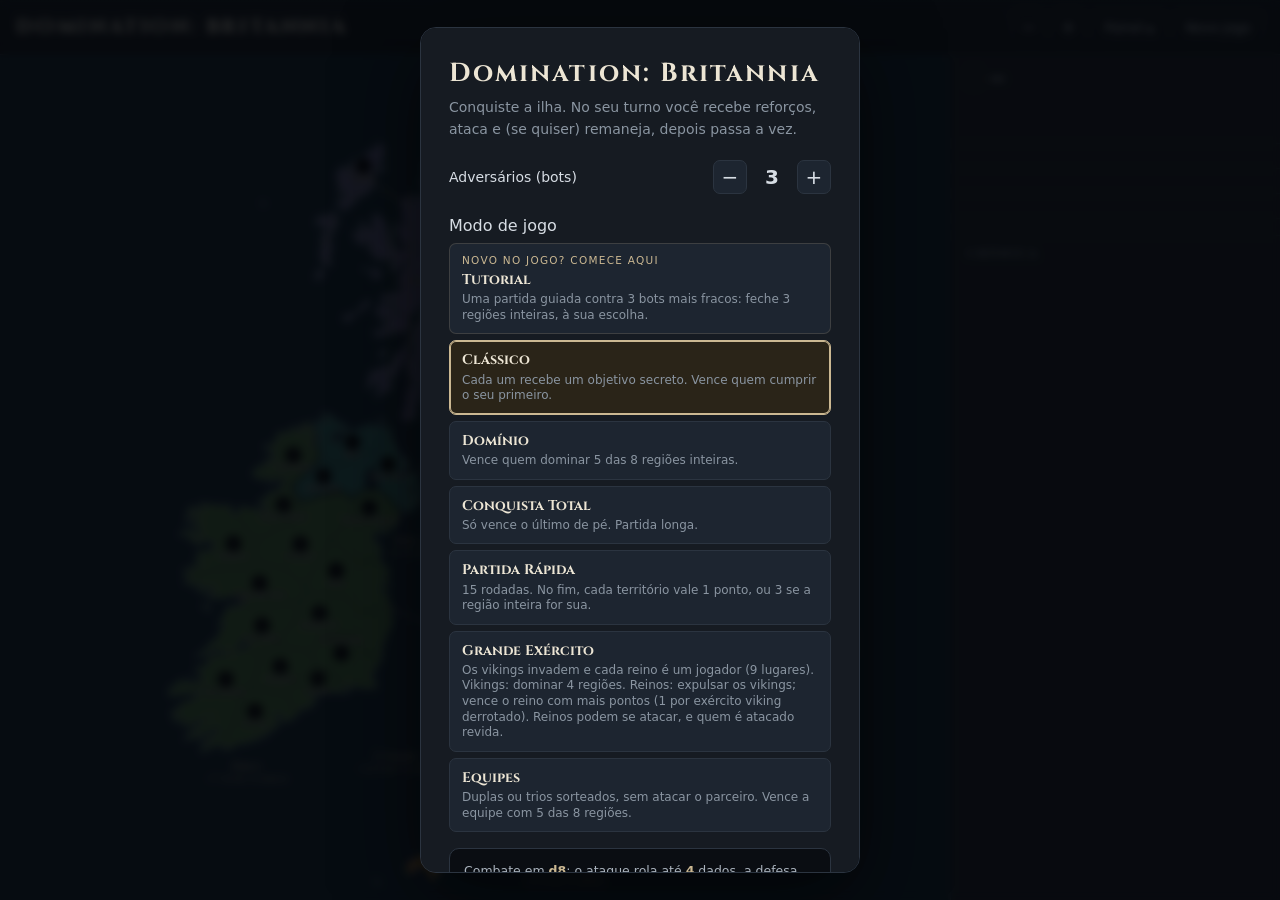
<file: index.html>
<!DOCTYPE html> <html lang="pt-BR"> <head> <meta charset="utf-8"> <meta name="viewport" content="width=device-width,initial-scale=1,maximum-scale=1,user-scalable=no,viewport-fit=cover"> <title>Domination: Britannia</title> <link rel="manifest" href="manifest.webmanifest"> <meta name="theme-color" content="#0e1116"> <link rel="icon" type="image/png" sizes="32x32" href="icones/favicon-32.png"> <link rel="icon" type="image/png" sizes="192x192" href="icones/icone-192.png"> <link rel="apple-touch-icon" href="icones/apple-touch-icon.png"> <meta name="apple-mobile-web-app-capable" content="yes"> <meta name="mobile-web-app-capable" content="yes"> <meta name="apple-mobile-web-app-status-bar-style" content="black-translucent"> <meta name="apple-mobile-web-app-title" content="Domination"> <link rel="stylesheet" href="estilo.css?v=25"> </head> <body> <div id="app"> <header> <div class="brand"> <h1>DOMINATION: BRITANNIA</h1> </div> <div class="spacer"></div> <div class="tool"> <button class="iconbtn ghost" id="zoomOut" title="Diminuir">−</button> <button class="iconbtn ghost" id="zoomIn" title="Ampliar">+</button> <button class="ghost" id="instalarBtn" hidden>Instalar</button> <button class="ghost" id="painelBtn" aria-controls="panel">Painel ▴</button> <button class="ghost" id="newGame">Novo jogo</button> </div> </header> <main> <div id="boardScroll"> <div id="boardInner"> <svg id="board" xmlns="http://www.w3.org/2000/svg" preserveAspectRatio="xMidYMid meet"></svg> </div> <div id="dice"></div> </div> <aside id="panel"> <div class="turnbox"> <div class="turnrow"> <span class="dot" id="turnDot"></span> <span class="who" id="turnWho">—</span> </div> <div class="phasetag" id="phaseTag"></div> <div class="reinf" id="reinf"></div> <div class="instr" id="instr"></div> <div class="onlineBox" id="onlineBox"></div> </div> <div class="actions" id="actions"></div> <div class="objetivobox" id="objetivoBox"></div> <div class="cartasbox" id="cartasBox"></div> <div id="mover"> <div class="lbl" id="moverLbl"></div> <div class="stepper"> <button class="iconbtn" id="moverMinus">−</button> <span class="qty" id="moverQty">1</span> <button class="iconbtn" id="moverPlus">+</button> <button class="primary" id="moverGo" style="flex:1">Mover</button> <button class="ghost" id="moverCancel">Cancelar</button> </div> </div> <div class="players" id="players"></div> <div class="logwrap"> <h3>Crônica</h3> <div id="log"></div> </div> </aside> </main> </div> <div id="overlay"></div> <div id="toast"></div> <div id="gireAviso" role="alert"> <div class="gireIcone" aria-hidden="true"></div> <p class="gireTitulo">Gire o celular</p> <p class="gireTexto">Domination: Britannia é jogado com o celular deitado.</p> </div> <button id="atualizaBanner" hidden></button> <script src="mapa.js?v=25"></script> <script src="motor.js?v=25"></script> <script src="bots.js?v=25"></script> <script src="desenho.js?v=25"></script> <script src="cartas.js?v=25"></script> <script src="rede.js?v=25"></script> <script src="online.js?v=25"></script> <script src="tutorial.js?v=25"></script> <script src="telas.js?v=25"></script> <script src="app.js?v=25"></script> </body> </html>
</file>
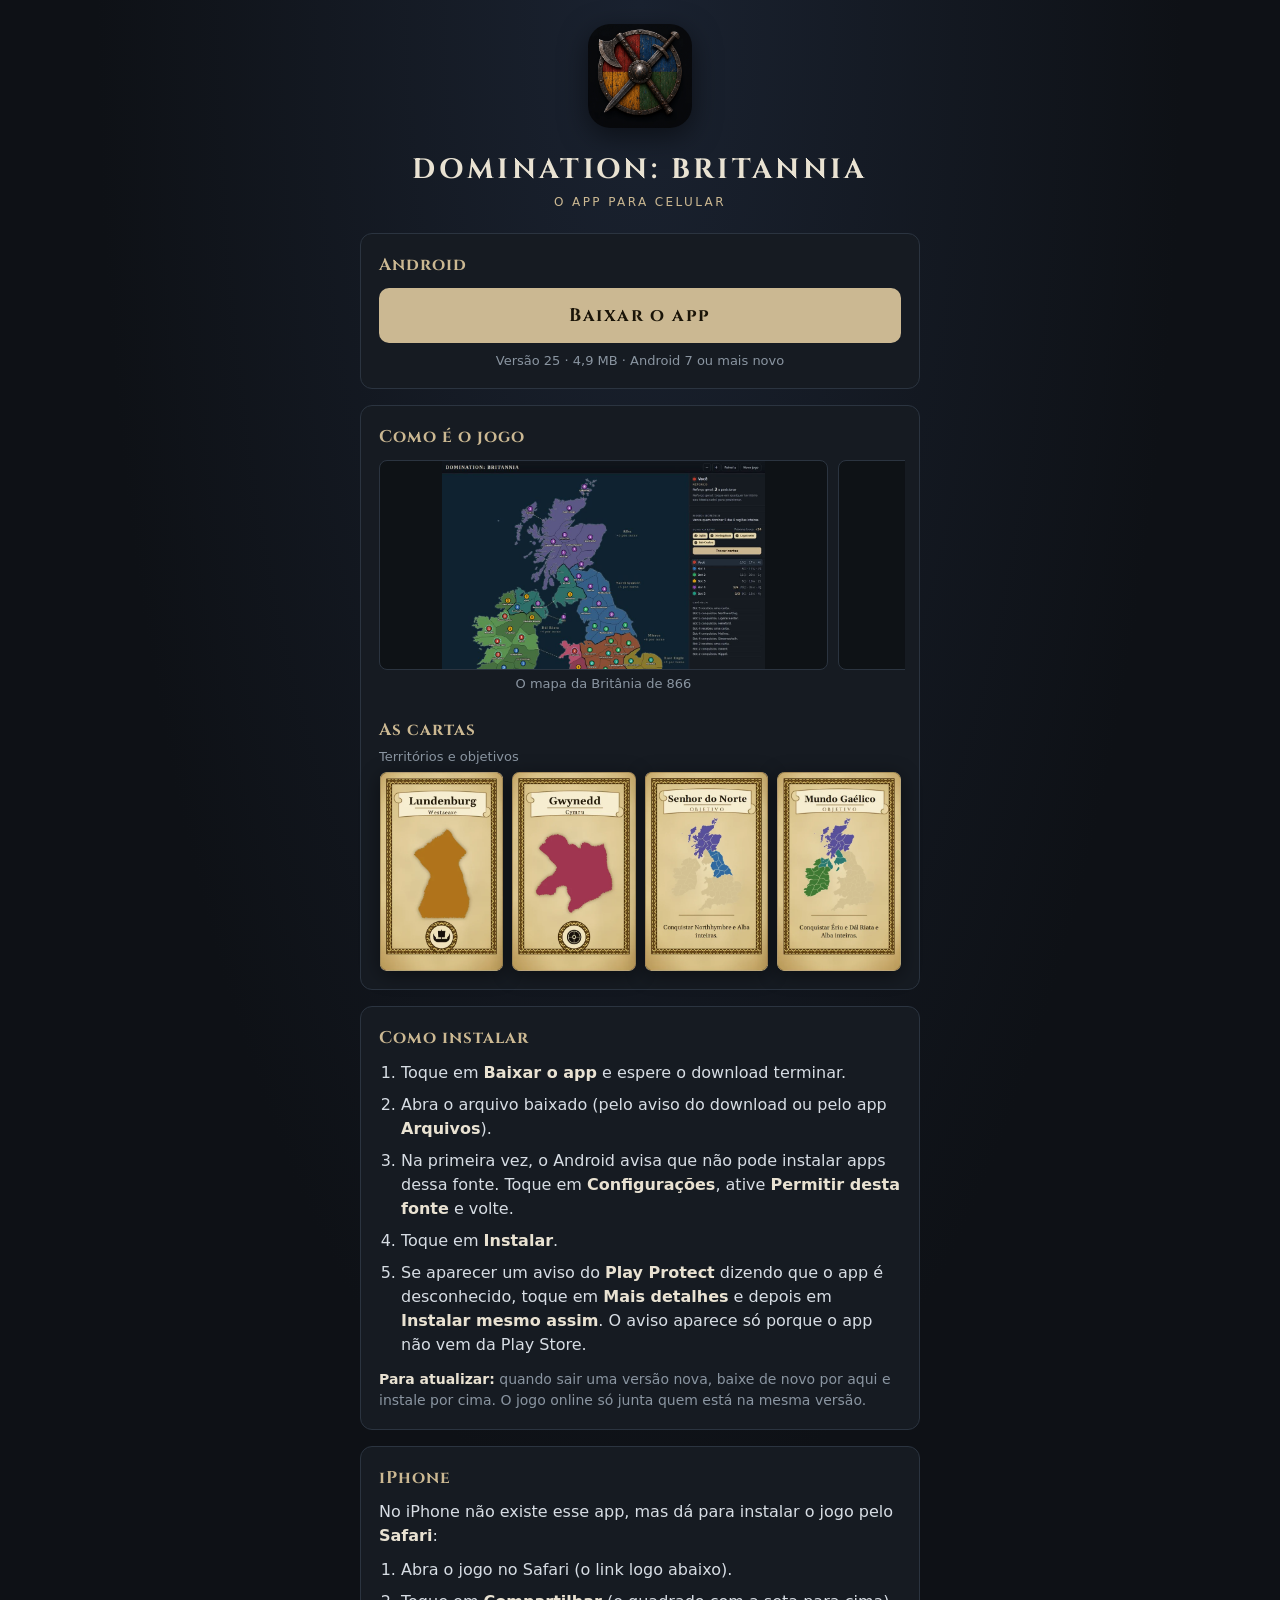
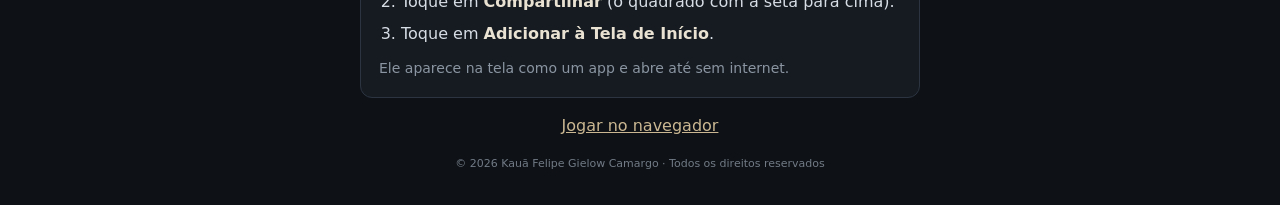
<file: baixar.html>
<!DOCTYPE html> <html lang="pt-BR"> <head> <meta charset="utf-8"> <meta name="viewport" content="width=device-width,initial-scale=1,viewport-fit=cover"> <title>Baixar o app — Domination: Britannia</title> <meta name="theme-color" content="#0e1116"> <link rel="icon" type="image/png" sizes="32x32" href="icones/favicon-32.png"> <link rel="apple-touch-icon" href="icones/apple-touch-icon.png"> <style>@font-face{font-family:Cinzel;font-style:normal;font-weight:700;font-display:swap;src:url("fontes/cinzel-700.woff2") format("woff2")}:root{--ink:#0e1116;--surface:#161b22;--surface2:#1d2530;--line:#2b3440;--text:#d7dde4;--muted:#8a95a1;--bone:#cbb892;--bone-dim:rgba(203,184,146,.18)}*{box-sizing:border-box}html{background:var(--ink)}body{margin:0;min-height:100vh;background:radial-gradient(ellipse at top,#1a2230 0,var(--ink) 60%);color:var(--text);font-family:Inter,system-ui,-apple-system,"Segoe UI",Roboto,Helvetica,Arial,sans-serif;line-height:1.5;-webkit-font-smoothing:antialiased;padding:max(24px,env(safe-area-inset-top)) max(16px,env(safe-area-inset-right)) 32px max(16px,env(safe-area-inset-left))}main{max-width:560px;margin:0 auto}.topo{text-align:center;margin-bottom:22px}.topo img{width:104px;height:104px;border-radius:22px;box-shadow:0 8px 28px rgba(0,0,0,.5)}h1{font-family:Cinzel,Georgia,serif;font-weight:700;letter-spacing:.12em;font-size:clamp(20px,6vw,28px);color:#e9e2d2;margin:14px 0 2px}.sub{color:var(--bone);letter-spacing:.2em;text-transform:uppercase;font-size:12px;margin:0}section{background:var(--surface);border:1px solid var(--line);border-radius:12px;padding:18px;margin:0 0 16px}h2{font-family:Cinzel,Georgia,serif;font-weight:700;letter-spacing:.06em;font-size:17px;color:var(--bone);margin:0 0 10px}.baixar{display:block;text-align:center;text-decoration:none;font-family:Cinzel,Georgia,serif;font-weight:700;letter-spacing:.08em;font-size:18px;color:#1a1408;background:var(--bone);border-radius:10px;padding:14px 16px}.baixar:hover{background:#dccba3}.info{text-align:center;color:var(--muted);font-size:13px;margin:8px 0 0}ol{margin:0;padding-left:22px}li{margin:0 0 8px}li:last-child{margin-bottom:0}b{color:#e9e2d2}.nota{color:var(--muted);font-size:14px;margin:12px 0 0}.jogar{display:block;text-align:center;color:var(--bone);margin:6px 0 18px}.copy{text-align:center;font-size:11px;color:var(--muted);opacity:.8;margin:0}.telas{display:flex;gap:10px;overflow-x:auto;scroll-snap-type:x mandatory;margin:0 -4px;padding:0 4px 6px}.telas figure{flex:0 0 86%;margin:0;scroll-snap-align:center}.telas img{display:block;width:100%;height:210px;object-fit:contain;background:rgba(0,0,0,.35);border-radius:8px;border:1px solid var(--line);cursor:zoom-in}figcaption{text-align:center;font-size:13px;color:var(--muted);margin-top:4px}.cartas{display:grid;grid-template-columns:repeat(4,1fr);gap:8px;margin-top:6px}.cartas img{display:block;width:100%;aspect-ratio:5/8;object-fit:contain;border-radius:7px;cursor:zoom-in;filter:drop-shadow(0 4px 10px rgba(0,0,0,.45))}@media (max-width:420px){.cartas{grid-template-columns:repeat(2,1fr)}}.h2-cartas{margin-top:18px!important}.nota-cartas{color:var(--muted);font-size:13px;margin:-6px 0 4px}#zoom{position:fixed;inset:0;z-index:10;background:rgba(0,0,0,.9);display:flex;align-items:center;justify-content:center;padding:16px;cursor:zoom-out}#zoom img{max-width:100%;max-height:100%;object-fit:contain;border-radius:8px}[hidden]{display:none!important}</style> </head> <body> <main> <div class="topo"> <img src="icones/icone-192.png" alt=""> <h1>DOMINATION: BRITANNIA</h1> <p class="sub">O app para celular</p> </div> <section id="android"> <h2>Android</h2> <a class="baixar" id="baixarApk" href="#" hidden download>Baixar o app</a> <p class="info" id="apkInfo">Procurando o app…</p> </section> <section id="galeria"> <h2>Como é o jogo</h2> <div class="telas"> <figure><img src="vitrine/tela-mapa.jpg" alt="O mapa da Britânia de 866" loading="lazy"><figcaption>O mapa da Britânia de 866</figcaption></figure> <figure><img src="vitrine/tela-cartas.jpg" alt="Troca de cartas" loading="lazy"><figcaption>Troca de cartas</figcaption></figure> <figure><img src="vitrine/tela-celular.jpg" alt="No celular, deitado" loading="lazy"><figcaption>No celular, deitado</figcaption></figure> </div> <h2 class="h2-cartas">As cartas</h2> <p class="nota-cartas">Territórios e objetivos</p> <div class="cartas"> <img src="vitrine/carta-lundenburg.webp" alt="Carta de território: Lundenburg" loading="lazy"> <img src="vitrine/carta-gwynedd.webp" alt="Carta de território: Gwynedd" loading="lazy"> <img src="vitrine/objetivo-senhor-do-norte.webp" alt="Carta de objetivo: Senhor do Norte" loading="lazy"> <img src="vitrine/objetivo-mundo-gaelico.webp" alt="Carta de objetivo: Mundo Gaélico" loading="lazy"> </div> </section> <section id="passos"> <h2>Como instalar</h2> <ol> <li>Toque em <b>Baixar o app</b> e espere o download terminar.</li> <li>Abra o arquivo baixado (pelo aviso do download ou pelo app <b>Arquivos</b>).</li> <li>Na primeira vez, o Android avisa que não pode instalar apps dessa fonte. Toque em <b>Configurações</b>, ative <b>Permitir desta fonte</b> e volte.</li> <li>Toque em <b>Instalar</b>.</li> <li>Se aparecer um aviso do <b>Play Protect</b> dizendo que o app é desconhecido, toque em <b>Mais detalhes</b> e depois em <b>Instalar mesmo assim</b>. O aviso aparece só porque o app não vem da Play Store.</li> </ol> <p class="nota"><b>Para atualizar:</b> quando sair uma versão nova, baixe de novo por aqui e instale por cima. O jogo online só junta quem está na mesma versão.</p> </section> <section id="iphone"> <h2>iPhone</h2> <p style="margin:0 0 10px">No iPhone não existe esse app, mas dá para instalar o jogo pelo <b>Safari</b>:</p> <ol> <li>Abra o jogo no Safari (o link logo abaixo).</li> <li>Toque em <b>Compartilhar</b> (o quadrado com a seta para cima).</li> <li>Toque em <b>Adicionar à Tela de Início</b>.</li> </ol> <p class="nota">Ele aparece na tela como um app e abre até sem internet.</p> </section> <a class="jogar" href="./">Jogar no navegador</a> <p class="copy">© 2026 Kauã Felipe Gielow Camargo · Todos os direitos reservados</p> </main> <div id="zoom" hidden><img alt=""></div> <script>!function(){"use strict";(/iPhone|iPad|iPod/.test(navigator.userAgent)||"MacIntel"===navigator.platform&&navigator.maxTouchPoints>1)&&(document.getElementById("android").hidden=!0,document.getElementById("passos").hidden=!0);var e=document.getElementById("apkInfo"),n=document.getElementById("baixarApk"),t=document.getElementById("zoom"),o=t.querySelector("img");document.querySelectorAll("#galeria img").forEach(function(e){e.addEventListener("click",function(){o.src=e.src,o.alt=e.alt,t.hidden=!1}),e.addEventListener("error",function(){(e.closest("figure")||e).hidden=!0})}),t.addEventListener("click",function(){t.hidden=!0}),document.addEventListener("keydown",function(e){"Escape"===e.key&&(t.hidden=!0)}),fetch("app/app.json",{cache:"no-store"}).then(function(e){if(!e.ok)throw new Error("sem app");return e.json()}).then(function(t){n.href="app/"+t.arquivo,n.hidden=!1,e.textContent="Versão "+t.versao+" · "+(t.tamanho/1048576).toFixed(1).replace(".",",")+" MB · Android 7 ou mais novo"}).catch(function(){e.textContent=!1===navigator.onLine?"Sem internet agora. Conecte-se para baixar o app.":"O app ainda não está disponível. Enquanto isso, dá para jogar no navegador."})}()</script> </body> </html>
</file>
<file: estilo.css>
@font-face{font-family:Cinzel;font-style:normal;font-weight:500;font-display:swap;src:url("fontes/cinzel-500.woff2") format("woff2")}@font-face{font-family:Cinzel;font-style:normal;font-weight:700;font-display:swap;src:url("fontes/cinzel-700.woff2") format("woff2")}:root{--ink:#0e1116;--ink2:#0a0d12;--surface:#161b22;--surface2:#1d2530;--line:#2b3440;--edge:#46515f;--sea:#3c6f8a;--text:#d7dde4;--muted:#8a95a1;--bone:#cbb892;--bone-dim:rgba(203,184,146,.18);--good:#3fb950;--bad:#e5534b}*{box-sizing:border-box}body,html{margin:0;height:100%}body{background:var(--ink);color:var(--text);font-family:Inter,system-ui,-apple-system,"Segoe UI",Roboto,Helvetica,Arial,sans-serif;-webkit-font-smoothing:antialiased;overflow:hidden}#app{display:flex;flex-direction:column;height:100%}header{display:flex;align-items:center;gap:14px;padding:10px 16px;border-bottom:1px solid var(--line);background:linear-gradient(180deg,#11161d,#0c1016)}.brand{display:flex;flex-direction:column;line-height:1}.brand h1{font-family:Cinzel,Georgia,serif;font-weight:700;font-size:20px;letter-spacing:.14em;margin:0;color:#e9e2d2}.brand .sub{font-size:10.5px;letter-spacing:.22em;color:var(--bone);text-transform:uppercase;margin-top:4px;opacity:.8}.spacer{flex:1}.tool{display:flex;align-items:center;gap:6px}button{font-family:inherit;font-size:13px;color:var(--text);background:var(--surface2);border:1px solid var(--line);border-radius:7px;padding:8px 12px;cursor:pointer;transition:.15s;line-height:1}button:hover:not(:disabled){border-color:var(--bone-dim);background:#26313e}button:disabled{opacity:.4;cursor:default}button.primary{background:var(--bone);color:#1a140a;border-color:var(--bone);font-weight:600}button.primary:hover{background:#dcc79c}button.ghost{background:0 0}.iconbtn{width:34px;height:34px;padding:0;display:flex;align-items:center;justify-content:center;font-size:17px}main{display:flex;flex:1;min-height:0}#boardScroll{flex:1;overflow:auto;position:relative;background:radial-gradient(120% 90% at 50% 18%,#161d27 0,#0c0f15 55%,#080a0e 100%)}#boardInner{min-width:100%;min-height:100%;display:flex}#board{display:block;width:100%;height:auto;margin:auto;flex-shrink:0}.mar{fill:#0f2230}.costaSombra{fill:none;stroke:#1d3a4f;stroke-width:7;stroke-linejoin:round;opacity:.8}.chao{fill:#0f2230}.territorio{stroke:none;cursor:pointer;transition:filter .15s}.territorio:hover{filter:brightness(1.18)}.territorio.dest{filter:brightness(1.3)}.territorio.target{filter:brightness(1.35) saturate(1.2)}.territorio.origin{filter:brightness(1.5)}.lago{fill:none;stroke:#0a141c;stroke-width:1}.fronteira{fill:none;stroke:#0b0f14;stroke-width:1.1;stroke-opacity:.7;stroke-linejoin:round;pointer-events:none}.divisa{fill:none;stroke:#0b0f14;stroke-width:3;stroke-linejoin:round;stroke-linecap:round;pointer-events:none}.costa{fill:none;stroke:#cbb892;stroke-width:1.1;stroke-opacity:.55;stroke-linejoin:round;pointer-events:none}.rota{stroke:#cbb892;stroke-width:1.8;stroke-dasharray:5 5;stroke-linecap:round;opacity:.85;pointer-events:none}.rotuloRegiao{fill:var(--bone);opacity:.75;font-family:Cinzel,serif;font-weight:700;font-size:17px;letter-spacing:.1em;text-anchor:middle;pointer-events:none}.rotuloRegiao .bonus{font-size:15px;opacity:.8}.node{cursor:pointer}.node .hit{fill:transparent}.node .disc{stroke:#0c0f14;stroke-width:2.2;transition:transform .12s}.node:hover .disc{stroke:#fff}.node .army{font-size:13px;font-weight:700;text-anchor:middle;dominant-baseline:central;pointer-events:none}.node .terr{font-size:8.5px;font-weight:600;fill:#f1ead8;text-anchor:middle;pointer-events:none;paint-order:stroke;stroke:#0a0d12;stroke-width:2.6px;stroke-linejoin:round}.ring{fill:none;pointer-events:none}.ring.origin{stroke:#fff;stroke-width:3}.ring.target{stroke:var(--bone);stroke-width:2.5;stroke-dasharray:4 4}.ring.dest{stroke:#7fd0ff;stroke-width:2.5;stroke-dasharray:4 4}@keyframes flashpulse{0%{stroke:#fff;stroke-width:5}100%{stroke:#0c0f14;stroke-width:2}}.node .disc.flash{animation:flashpulse .7s ease-out}#panel{width:330px;flex-shrink:0;border-left:1px solid var(--line);background:var(--surface);display:flex;flex-direction:column;min-height:0}.turnbox{padding:14px 16px;border-bottom:1px solid var(--line)}.turnrow{display:flex;align-items:center;gap:9px}.dot{width:14px;height:14px;border-radius:50%;flex-shrink:0;box-shadow:0 0 0 2px #0c0f14,0 0 0 3px rgba(203,184,146,.35)}.turnrow .who{font-weight:600;font-size:15px}.phasetag{font-size:11px;letter-spacing:.14em;text-transform:uppercase;color:var(--bone);margin-top:8px}.instr{font-size:13px;color:var(--muted);margin-top:8px;line-height:1.45;min-height:34px}.reinf{font-size:13px;margin-top:6px}.reinf b{color:#fff;font-size:15px}.actions{padding:12px 16px;border-bottom:1px solid var(--line);display:flex;flex-wrap:wrap;gap:8px}.actions button{flex:1 1 auto}#mover{padding:12px 16px;border-bottom:1px solid var(--line);display:none}#mover.on{display:block}#mover .lbl{font-size:13px;color:var(--muted);margin-bottom:8px}#mover .lbl b{color:var(--text)}.stepper{display:flex;align-items:center;gap:10px}.stepper .qty{font-size:20px;font-weight:700;min-width:30px;text-align:center}.stepper .iconbtn{font-size:20px}.players{padding:8px 10px;border-bottom:1px solid var(--line);overflow:auto}.prow{display:flex;align-items:center;gap:8px;padding:6px 6px;border-radius:6px;font-size:12.5px}.prow.turn{background:#222c38}.prow.dead{opacity:.4;text-decoration:line-through}.prow .pname{flex:1}.prow .stat{color:var(--muted);font-variant-numeric:tabular-nums}.prow .rg{color:var(--bone);font-weight:600}.logwrap{flex:1;min-height:60px;overflow:auto;padding:10px 16px}.logwrap h3{font-family:Cinzel,serif;font-size:11px;letter-spacing:.18em;color:var(--muted);text-transform:uppercase;margin:0 0 8px}.logline{font-size:12.5px;color:#b9c2cc;padding:3px 0;border-bottom:1px solid #1b222b}#dice{position:absolute;top:14px;left:50%;transform:translate(-50%,-100%);background:rgba(12,16,22,.94);border:1px solid var(--line);border-radius:12px;padding:12px 16px;display:none;gap:14px;align-items:center;pointer-events:none;box-shadow:0 12px 40px rgba(0,0,0,.5);z-index:5}#dice.on{display:flex;animation:popin .25s ease-out}@keyframes popin{from{opacity:0;transform:translate(-50%,calc(-100% + 8px)) scale(.9)}to{opacity:1;transform:translate(-50%,-100%)}}.dside{display:flex;flex-direction:column;align-items:center;gap:6px}.dside .cap{font-size:10px;letter-spacing:.14em;text-transform:uppercase;color:var(--muted)}.dice-row{display:flex;gap:6px}.die{width:34px;height:34px;display:flex;align-items:center;justify-content:center;font-weight:700;font-size:15px;color:#fff;clip-path:polygon(30% 0,70% 0,100% 30%,100% 70%,70% 100%,30% 100%,0 70%,0 30%)}.die.dim{opacity:.3}.dvs{font-family:Cinzel,serif;color:var(--bone);font-size:14px}.dres{font-size:12px;color:var(--text);text-align:center;max-width:130px}.dres .win{color:var(--good);font-weight:600}#overlay{position:fixed;inset:0;background:rgba(6,8,11,.82);backdrop-filter:blur(4px);display:none;align-items:center;justify-content:center;z-index:20;padding:20px}#overlay.on{display:flex}.modal{background:var(--surface);border:1px solid var(--line);border-radius:16px;max-width:440px;width:100%;padding:28px;box-shadow:0 24px 80px rgba(0,0,0,.6)}.modal h2{font-family:Cinzel,serif;letter-spacing:.08em;margin:0 0 6px;font-size:26px;color:#ece5d4}.modal .lead{color:var(--muted);font-size:14px;line-height:1.55;margin:0 0 20px}.modal .rules{font-size:12.5px;color:#aab3bd;line-height:1.6;background:var(--ink2);border:1px solid var(--line);border-radius:10px;padding:12px 14px;margin:0 0 20px}.modal .rules b{color:var(--bone);font-weight:600}.field{display:flex;align-items:center;justify-content:space-between;gap:12px;margin-bottom:22px}.field .flabel{font-size:14px}#winRegions{display:flex;flex-wrap:wrap;gap:6px;margin:0 0 20px}.chip{font-size:11px;padding:4px 9px;border-radius:999px;background:var(--ink2);border:1px solid var(--bone-dim);color:var(--bone)}.cartasbox{padding:12px 16px;border-bottom:1px solid var(--line);display:flex;flex-direction:column;gap:8px}.cartashead{display:flex;align-items:baseline;justify-content:space-between;gap:8px}.cartashead h3{font-family:Cinzel,serif;font-size:11px;letter-spacing:.18em;color:var(--muted);text-transform:uppercase;margin:0}.cartasinfo{font-size:12px;color:var(--muted)}.cartasinfo b{color:var(--bone)}.cartasvazio{font-size:12px;color:var(--muted);margin:0;line-height:1.45}.maoChips{display:flex;flex-wrap:wrap;gap:6px}.chipCarta{display:inline-flex;align-items:center;gap:5px;padding:3px 8px 3px 4px;border-radius:6px;background:#e8d9ae;color:#1f160a;font-size:12px;font-weight:600;font-family:Georgia,serif}.chipCarta .ct-icone{flex-shrink:0}.modal.modalCartas{max-width:760px;max-height:92vh;overflow:auto}.mesaCartas{display:flex;flex-wrap:wrap;gap:12px;justify-content:center;margin:0 0 14px}.cartaBtn{padding:0;border:none;background:0 0;border-radius:12px;width:124px;cursor:pointer;transition:transform .15s,box-shadow .15s;line-height:0}.cartaBtn:hover:not(:disabled){background:0 0;transform:translateY(-3px)}.cartaBtn:disabled{opacity:1;cursor:default}.cartaBtn .carta{width:100%;height:auto;display:block}.cartaBtn.sel{transform:translateY(-8px);box-shadow:0 0 0 3px var(--bone),0 10px 24px rgba(0,0,0,.5)}.cartaBtn:focus-visible{outline:2px solid var(--bone);outline-offset:3px}.trocaStatus{font-size:13px;color:var(--text);text-align:center;margin:0 0 14px;min-height:1.3em}.trocaStatus b{color:var(--bone)}.trocaAcoes{display:flex;gap:8px;justify-content:flex-end;flex-wrap:wrap}@media (max-width:520px){.cartaBtn{width:96px}.modal.modalCartas{padding:18px}}.objetivobox{padding:12px 16px;border-bottom:1px solid var(--line);display:flex;flex-direction:column;gap:4px}.objNome{font-family:Cinzel,serif;font-weight:700;color:var(--bone);font-size:15px;margin:4px 0 0}.objTexto{font-size:12.5px;color:var(--text);margin:0;line-height:1.45}.objMotivo{display:block;color:var(--muted);margin-top:4px}.objTexto.oculto{color:var(--muted);font-style:italic}button.mini{padding:4px 9px;font-size:11.5px}.modos{display:flex;flex-direction:column;gap:6px;margin:0 0 16px}.modoOpcao{display:flex;flex-direction:column;align-items:flex-start;gap:3px;text-align:left;padding:10px 12px;line-height:1.3}.modoOpcao b{font-family:Cinzel,serif;color:#ece5d4;font-size:14px}.modoOpcao span{font-size:12px;color:var(--muted)}.modoOpcao.sel{border-color:var(--bone);background:#2a2418;box-shadow:0 0 0 1px var(--bone) inset}.modal.modalInicio{max-height:94vh;overflow:auto}.objRevelados{display:flex;flex-direction:column;gap:6px;margin:0 0 20px;font-size:12.5px;color:var(--text)}.objRev{display:flex;gap:8px;align-items:flex-start;line-height:1.4}.objRev .dot{margin-top:3px}.objRev i{color:var(--muted);display:block}.modoExtra{margin:0 0 16px}.modoExtra .flabel{font-size:14px;margin-bottom:8px}.formatos{display:flex;gap:8px}.formatoOpcao{flex:1;font-family:Cinzel,serif;font-size:15px;padding:10px}.formatoOpcao.sel,.ladoOpcao.sel{border-color:var(--bone);background:#2a2418;box-shadow:0 0 0 1px var(--bone) inset}.lados{display:grid;grid-template-columns:repeat(3,1fr);gap:6px}.ladoOpcao{display:flex;align-items:center;gap:6px;padding:8px;font-size:12.5px;text-align:left}.ladoOpcao .dot{width:12px;height:12px}.extraNota{font-size:12px;color:var(--muted);line-height:1.45;margin:8px 0 0}@media (max-width:520px){.lados{grid-template-columns:repeat(2,1fr)}}.eqBadge circle{fill:var(--bone);stroke:#0c0f14;stroke-width:1.4}.eqBadge text{font-size:8px;font-weight:800;fill:#15110a;text-anchor:middle;dominant-baseline:central}.eqBadge{pointer-events:none}.eqTag{display:inline-flex;align-items:center;justify-content:center;width:16px;height:16px;border-radius:50%;background:var(--bone);color:#15110a;font-size:10px;font-weight:800;flex-shrink:0;font-family:Inter,system-ui,sans-serif}.objNome .eqTag{vertical-align:1px;margin-right:4px}.modal.modalVitoria{max-height:94vh;overflow:auto}.placar{width:100%;border-collapse:collapse;font-size:12.5px;margin:0 0 12px;font-variant-numeric:tabular-nums}.placar th{font-weight:600;color:var(--muted);font-size:11px;text-align:right;padding:4px 6px}.placar td{padding:5px 6px;border-top:1px solid var(--line);text-align:right}.placar td:first-child{text-align:left}.placar td:first-child .dot{display:inline-block;width:11px;height:11px;margin-right:7px;vertical-align:-1px}.placar tr.venc td{color:var(--bone);font-weight:700}.placar tr.fora td{opacity:.55}.placar i{color:var(--muted);font-weight:400}.desempate{font-size:12.5px;color:var(--muted);margin:0 0 18px;line-height:1.45}.desempate b{color:var(--bone)}.painelRecolhido #panel .cartasbox,.painelRecolhido #panel .instr,.painelRecolhido #panel .logwrap,.painelRecolhido #panel .objetivobox,.painelRecolhido #panel .players{display:none}.painelRecolhido #panel{width:230px}.painelRecolhido #panel .turnbox{padding:10px 14px}.modal.modalConquista{max-width:380px}.modal .lead b{color:var(--bone)}.conqLinha{display:flex;align-items:center;justify-content:center;gap:12px;margin:0 0 12px}.conqOpcao{width:64px;height:64px;font-size:26px;font-weight:700;font-family:Cinzel,Georgia,serif;border-radius:12px;border-color:var(--bone-dim)}.conqOpcao:hover{background:var(--bone)!important;color:#1a140a}.conqResto{text-align:center;font-size:12.5px;color:var(--muted);margin:0}.inicioOnline{display:flex;flex-direction:column;gap:8px;margin-top:10px}.inicioOnline:empty{display:none}.inicioBaixar{display:block;width:max-content;margin:12px auto 0;padding:8px 16px;border:1px solid var(--bone-dim);border-radius:7px;color:var(--bone);text-decoration:none;font-family:Cinzel,Georgia,serif;font-weight:700;font-size:13px;letter-spacing:.08em}.inicioBaixar:hover{border-color:var(--bone);background:#26313e}.inicioCopy{margin:14px 0 0;text-align:center;font-size:11px;color:var(--muted);opacity:.8}.inicioOnline button{width:100%;padding:10px 12px}.modal.modalOnline{max-height:94vh;overflow:auto}.modal.modalOnline .flabel{display:block;font-size:13px;color:var(--muted);margin-bottom:6px}.onCampo{font-family:inherit;font-size:16px;color:var(--text);background:var(--ink2);border:1px solid var(--line);border-radius:8px;padding:10px 12px;width:100%}.onCampo:focus{outline:0;border-color:var(--bone)}.onBotoes{display:flex;flex-direction:column;gap:10px;margin:14px 0 6px}.onBotoes>button{padding:11px 12px}.onOu{text-align:center;font-size:12px;color:var(--muted)}.onEntrar{display:flex;gap:8px}.onEntrar .onCodigo{flex:1;min-width:0;text-transform:uppercase;letter-spacing:.3em;font-family:Cinzel,serif;font-weight:700}.onErro{min-height:1.3em;font-size:13px;color:#f0a39d;margin:6px 0 10px}.onBaixar{display:block;margin-top:6px;color:var(--bone);font-weight:600}.modal.modalSala{max-width:560px;max-height:94vh;overflow:auto}.salaTopo{display:flex;align-items:center;justify-content:space-between;gap:12px;margin-bottom:8px;flex-wrap:wrap}.salaTopo .flabel{font-size:11px;letter-spacing:.18em;text-transform:uppercase;color:var(--muted)}.salaCodigo{font-family:Cinzel,serif;font-weight:700;font-size:34px;letter-spacing:.2em;color:var(--bone);line-height:1.1}.salaConvite{display:flex;gap:6px}.salaModo{font-size:13px;color:var(--muted);line-height:1.45;margin:0 0 14px}.salaModo b{color:var(--bone);font-family:Cinzel,serif}.modalSala .formatos{margin:-6px 0 14px}.salaLugaresTit{display:flex;align-items:center;justify-content:space-between;gap:8px;font-size:14px;margin:4px 0 8px}.salaLugares{display:flex;flex-direction:column;gap:4px}.salaLugar{display:flex;align-items:center;gap:8px;padding:7px 8px;border-radius:8px;background:var(--ink2);border:1px solid var(--line);font-size:13px;min-height:40px}.salaLugar.eu{border-color:var(--bone-dim);background:#1f1b12}.salaLugar.vazio{opacity:.55}.salaNome{flex:1;min-width:0;overflow:hidden;text-overflow:ellipsis}.salaNome i{color:var(--muted)}.salaReino{font-family:Cinzel,serif;color:var(--bone);margin-right:4px}.salaChefe{font-size:10.5px;color:var(--muted);margin-left:4px}.salaOff{font-size:11px;color:#f0a39d}button.eqTag.salaEq{padding:0;border:none;width:22px;height:22px;font-size:12px;cursor:pointer}.salaCores{display:flex;gap:8px;flex-wrap:wrap}.salaCor{width:34px;height:34px;border-radius:50%;padding:0;border:2px solid #0c0f14;box-shadow:0 0 0 1px var(--line)}.salaCor:hover:not(:disabled){filter:brightness(1.15)}.salaCor.sel{box-shadow:0 0 0 3px var(--bone)}.salaCor:disabled{opacity:.2}.salaAviso{font-size:13px;color:var(--muted);margin:16px 0 12px;line-height:1.45}.salaAcoes{display:flex;gap:8px;flex-wrap:wrap}.salaAcoes .primary{flex:1;padding:11px 12px}.onlineBox:empty{display:none}.onlineBox{margin-top:8px;display:flex;flex-direction:column;gap:6px}.onSala{font-size:11.5px;color:var(--muted)}.onSala b{color:var(--bone);letter-spacing:.12em}.onParado{font-size:12.5px;line-height:1.4;background:#2a2418;border:1px solid var(--bone-dim);border-radius:8px;padding:8px 10px;display:flex;flex-direction:column;gap:8px}.prow.off .pname{color:#f0a39d}.modal.modalSaida{max-width:400px}.modoOpcao.modoTutorial{border-color:var(--bone-dim)}.modoNovo{font-style:normal;font-size:10.5px;letter-spacing:.12em;text-transform:uppercase;color:var(--bone)}#balao{position:fixed;z-index:15;background:rgba(22,27,34,.97);border:1px solid var(--bone);border-radius:12px;padding:12px 14px;box-shadow:0 12px 40px rgba(0,0,0,.55);display:flex;flex-direction:column;align-items:flex-start;gap:8px;animation:balaoEntra .25s ease-out}#balao[hidden]{display:none}@keyframes balaoEntra{from{opacity:0;transform:translateY(6px)}to{opacity:1;transform:none}}#balao.recolhido{padding:4px;background:0 0;border:none;box-shadow:none}#balao.recolhido button{background:rgba(22,27,34,.97);border-color:var(--bone)}.balaoTopo{display:flex;align-items:center;justify-content:space-between;gap:10px;align-self:stretch}.balaoTopo button{padding:1px 8px}.balaoPasso{font-size:10.5px;letter-spacing:.14em;text-transform:uppercase;color:var(--bone)}.balaoTexto{margin:0;font-size:13.5px;line-height:1.5;color:var(--text)}.balaoTexto b{color:var(--bone)}.balaoCor{display:inline-block;width:10px;height:10px;border-radius:50%;margin-right:4px;vertical-align:baseline}#balaoOk{align-self:flex-end}.tutPulso{animation:tutPulso 1.2s ease-in-out infinite}#reinf.tutPulso,button.tutPulso{box-shadow:0 0 0 2px var(--bone);border-radius:8px}text.tutPulso{fill:#f3e6c4}@keyframes tutPulso{50%{opacity:.55}}.tutNota{font-size:12.5px;line-height:1.5;color:var(--text);background:#2a2418;border:1px solid var(--bone-dim);border-radius:8px;padding:8px 10px;margin:12px 0 0}.modalCartas .tutNota{margin:0 0 12px}.tutBotoes{display:flex;gap:6px;margin-top:8px}.tutSub{font-size:13px;color:var(--muted);margin:0 0 8px}.tutModos{margin:0 0 18px;padding-left:18px;font-size:13px;line-height:1.6;color:var(--text)}.tutModos b{color:var(--bone);font-weight:600}.modal.modalDicas{max-width:520px;max-height:90vh;overflow:auto}.tutDicas{margin:8px 0 18px}.tutDicas dt{font-family:Cinzel,serif;color:var(--bone);font-size:13px;margin-top:10px}.tutDicas dd{margin:2px 0 0;font-size:13px;line-height:1.5;color:var(--text)}.tutDicas dd b{color:var(--bone)}#onRevancheBox{margin-bottom:8px}.onRevNota{font-size:12.5px;color:var(--muted);text-align:center;margin:6px 0 2px}#toast{position:fixed;bottom:18px;left:50%;transform:translateX(-50%);background:#2a2018;border:1px solid var(--bone-dim);color:#f0e6d2;padding:10px 16px;border-radius:9px;font-size:13px;z-index:30;opacity:0;transition:opacity .25s;pointer-events:none;max-width:88vw}#toast.on{opacity:1}#atualizaBanner{position:fixed;top:calc(10px + env(safe-area-inset-top));left:50%;transform:translateX(-50%);z-index:40;background:var(--bone);color:#1a140a;border:none;border-radius:10px;padding:10px 16px;font-size:13.5px;line-height:1.35;box-shadow:0 10px 30px rgba(0,0,0,.55);max-width:92vw;text-align:center}#atualizaBanner[hidden]{display:none}#atualizaBanner:hover{background:#dcc79c}.atualizaNota{display:block;font-size:11.5px;opacity:.75}#instalarBtn[hidden]{display:none}#gireAviso{display:none}@media (orientation:portrait) and (max-width:600px){#gireAviso{display:flex;position:fixed;inset:0;z-index:100;flex-direction:column;align-items:center;justify-content:center;gap:10px;padding:32px;text-align:center;background:var(--ink)}.gireIcone{width:54px;height:92px;border:4px solid var(--bone);border-radius:12px;position:relative;animation:girar 2.4s ease-in-out infinite;margin-bottom:22px}.gireIcone::after{content:"";position:absolute;left:50%;bottom:6px;width:12px;height:4px;margin-left:-6px;border-radius:2px;background:var(--bone)}.gireTitulo{font-family:Cinzel,serif;font-weight:700;font-size:24px;letter-spacing:.08em;color:#ece5d4;margin:0}.gireTexto{font-size:14px;color:var(--muted);margin:0;max-width:260px;line-height:1.5}}@keyframes girar{0%,25%{transform:rotate(0)}100%,55%{transform:rotate(-90deg)}}@media (orientation:landscape) and (max-height:540px){#app{height:100vh;height:100dvh;padding-left:env(safe-area-inset-left);padding-right:env(safe-area-inset-right)}header{padding:5px 10px;gap:8px}.brand h1{font-size:13px;letter-spacing:.1em}.tool{gap:4px}.tool button{padding:5px 8px;font-size:12px;white-space:nowrap}.tool .iconbtn{width:28px;height:28px}#panel{width:270px;display:block;overflow-y:auto;overscroll-behavior:contain;-webkit-overflow-scrolling:touch}#panel .logwrap,#panel .players{overflow:visible}#panel .logwrap{min-height:0}.turnbox{padding:9px 12px}.turnrow .who{font-size:14px}.phasetag{margin-top:4px}.instr{font-size:12px;margin-top:5px;min-height:0}#mover,.actions,.cartasbox,.objetivobox{padding:9px 12px}.actions button{padding:9px 10px}.painelRecolhido #panel{width:190px}#overlay{padding:10px}.modal{padding:18px 20px;max-height:calc(100dvh - 20px);overflow:auto}.modal h2{font-size:21px}.modal .lead{margin-bottom:12px}.modal .rules{margin-bottom:12px}.modos{display:grid;grid-template-columns:1fr 1fr}.modal.modalInicio{max-width:640px}.conqOpcao{width:54px;height:54px}#toast{bottom:10px}#balao{padding:8px 10px;gap:5px}.balaoTexto{font-size:12.5px;line-height:1.4}}@media (max-width:860px) and (orientation:portrait){main{flex-direction:column}#app{height:100vh;height:100dvh}#panel{width:100%;border-left:none;border-top:1px solid var(--line);display:block;flex:0 0 50vh;flex-basis:50dvh;height:50vh;height:50dvh;max-height:none;overflow-y:auto;overscroll-behavior:contain;-webkit-overflow-scrolling:touch}#panel .logwrap,#panel .players{overflow:visible}#panel .logwrap{flex:none;min-height:0}#boardScroll{flex:1 1 auto;min-height:0}.brand h1{font-size:17px}.painelRecolhido #panel{width:100%;flex:0 0 auto;height:auto;overflow:visible}header{padding:8px 10px;gap:8px}.brand h1{font-size:14px;letter-spacing:.08em}.tool{gap:4px}.tool button{padding:6px 8px;font-size:12px;white-space:nowrap}.tool .iconbtn{width:30px;height:30px}.painelRecolhido #boardScroll{min-height:0}}
</file>
